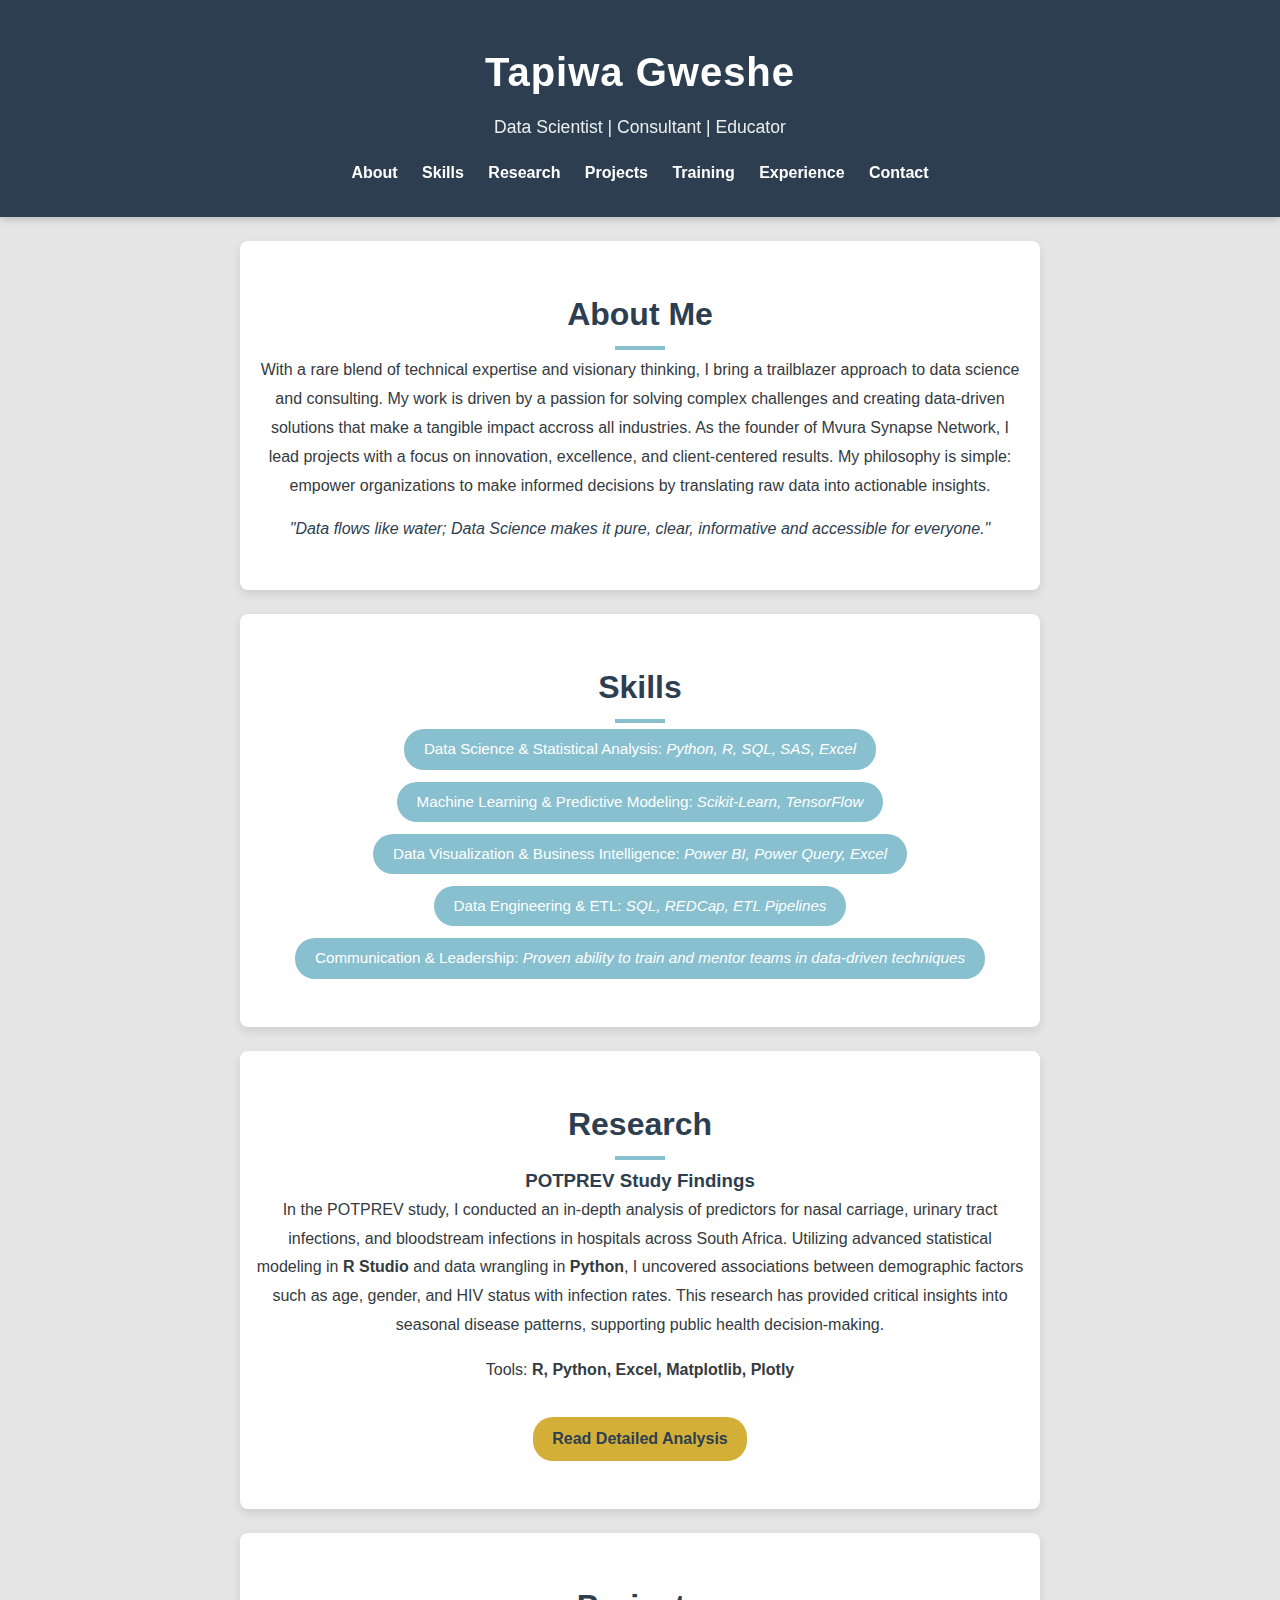
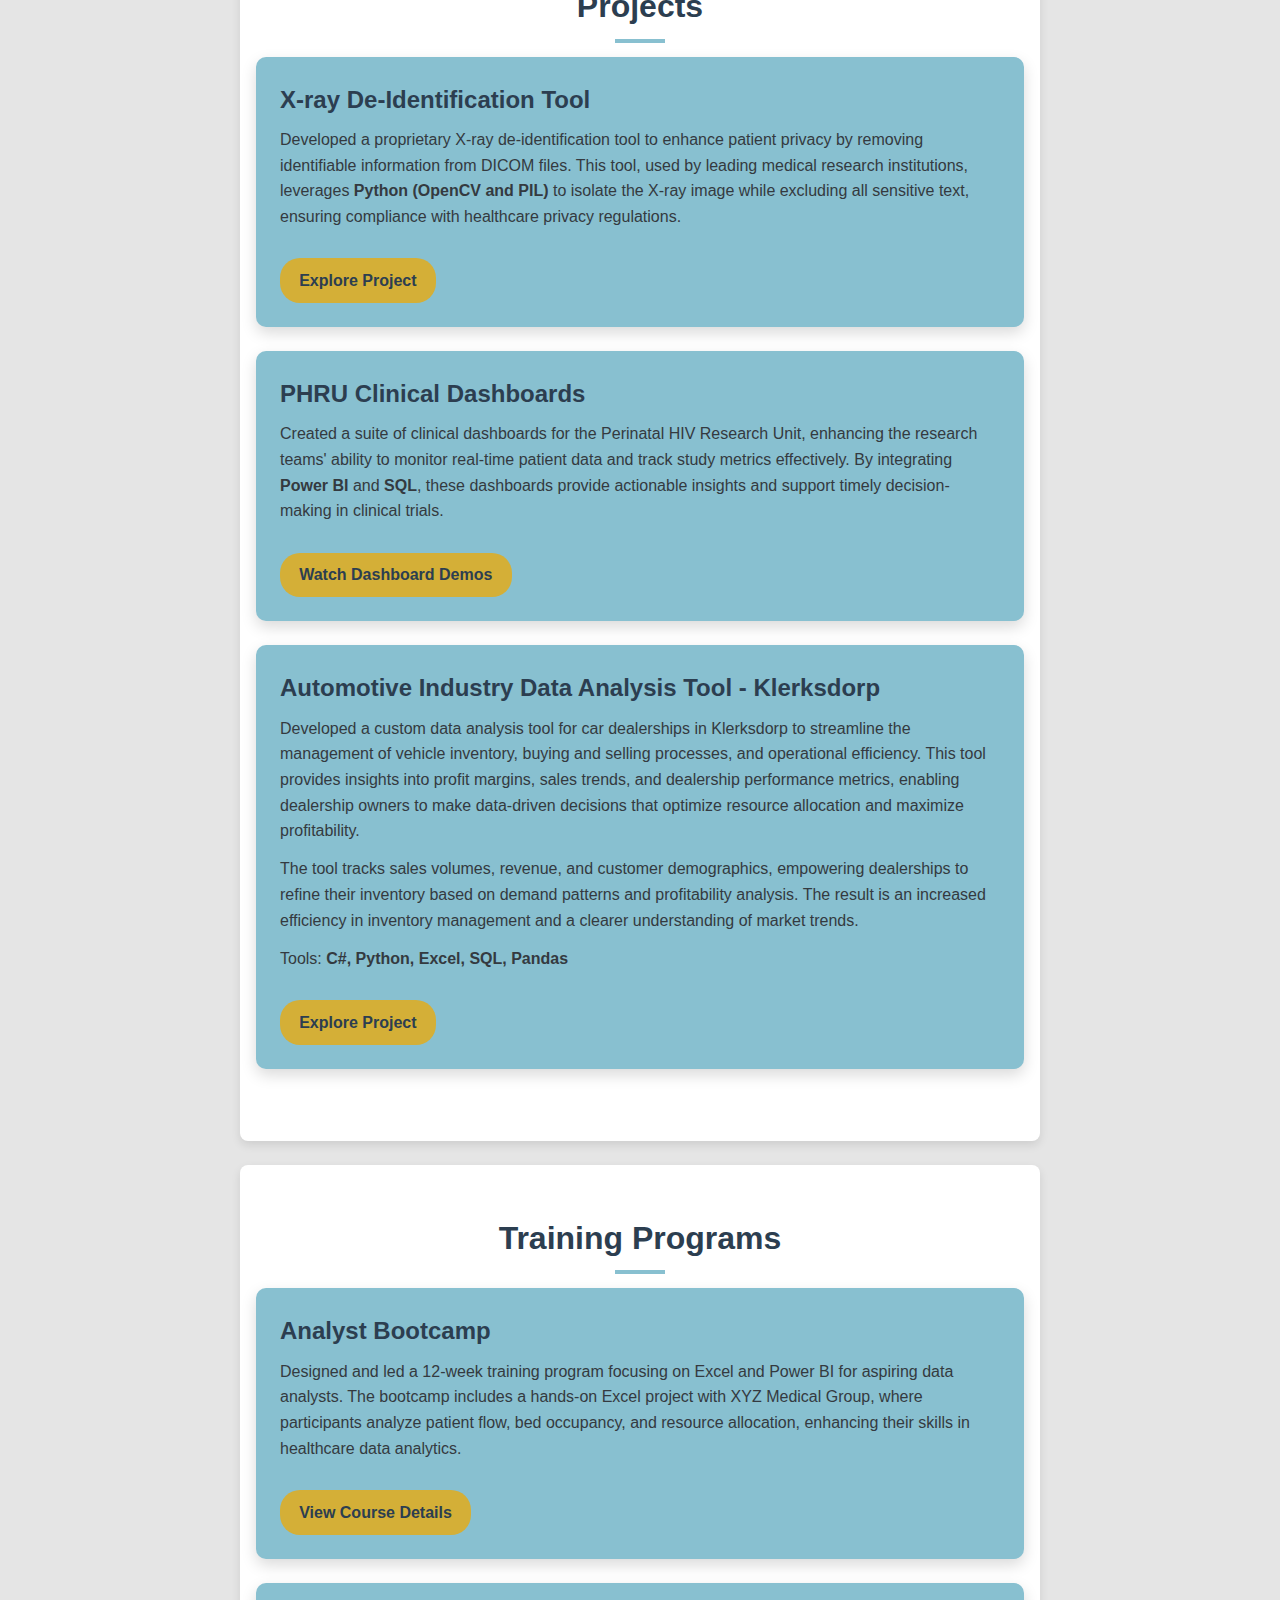
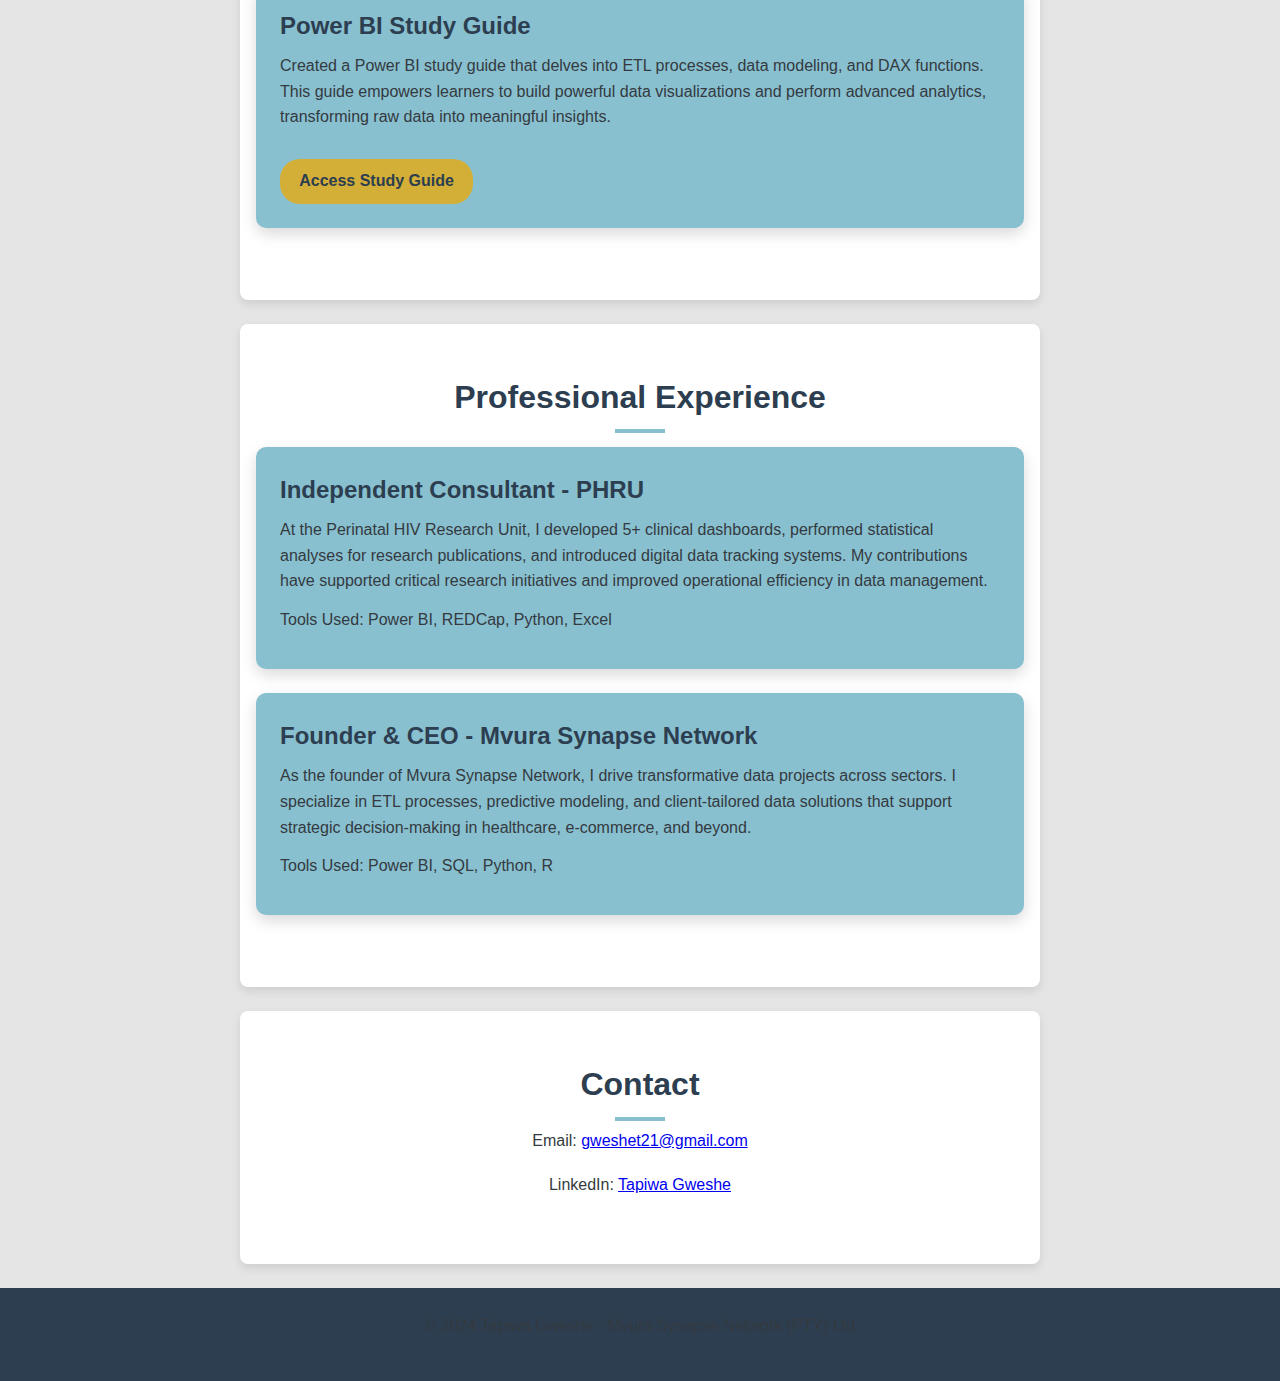
<file: index.html>
<!DOCTYPE html>
<html lang="en">
<head>
    <meta charset="UTF-8">
    <meta name="viewport" content="width=device-width, initial-scale=1.0">
    <title>Tapiwa Gweshe - Data Scientist & Consultant</title>
    <link rel="stylesheet" href="style.css">
    <link rel="preconnect" href="https://fonts.googleapis.com">
    <link rel="preconnect" href="https://fonts.gstatic.com" crossorigin>
    <link href="https://fonts.googleapis.com/css2?family=Roboto:wght@300;400;700&display=swap" rel="stylesheet">
</head>
<body>

    <!-- Header Section -->
    <header>
        <div class="container">
            <h1>Tapiwa Gweshe</h1>
            <p class="subtitle">Data Scientist | Consultant | Educator</p>
            <nav>
                <a href="#about">About</a>
                <a href="#skills">Skills</a>
                <a href="#research">Research</a>
                <a href="#projects">Projects</a>
                <a href="#training">Training</a>
                <a href="#experience">Experience</a>
                <a href="#contact">Contact</a>
            </nav>
        </div>
    </header>

    <!-- About Section -->
    <section id="about" class="section">
        <div class="container">
            <h2>About Me</h2>
            <p>With a rare blend of technical expertise and visionary thinking, I bring a trailblazer approach to data science and consulting. My work is driven by a passion for solving complex challenges and creating data-driven solutions that make a tangible impact accross all industries. 
                As the founder of Mvura Synapse Network, I lead projects with a focus on innovation, excellence, and client-centered results. My philosophy is simple: empower organizations to make informed decisions by translating raw data into actionable insights.</p>
            <blockquote><i>"Data flows like water; Data Science makes it pure, clear, informative and accessible for everyone."</i></blockquote>
        </div>
    </section>

    <!-- Skills Section -->
    <section id="skills" class="section">
        <div class="container">
            <h2>Skills</h2>
            <ul class="skills-list">
                <li>Data Science & Statistical Analysis: <em>Python, R, SQL, SAS, Excel</em></li>
                <li>Machine Learning & Predictive Modeling: <em>Scikit-Learn, TensorFlow</em></li>
                <li>Data Visualization & Business Intelligence: <em>Power BI, Power Query, Excel</em></li>
                <li>Data Engineering & ETL: <em>SQL, REDCap, ETL Pipelines</em></li>
                <li>Communication & Leadership: <em>Proven ability to train and mentor teams in data-driven techniques</em></li>
            </ul>
        </div>
    </section>

    <!-- Research Section -->
    <section id="research" class="section">
        <div class="container">
            <h2>Research</h2>
            <div class="research-item">
                <h3>POTPREV Study Findings</h3>
                <p>In the POTPREV study, I conducted an in-depth analysis of predictors for nasal carriage, urinary tract infections, and bloodstream infections in hospitals across South Africa. Utilizing advanced statistical modeling in <strong>R Studio</strong> and data wrangling in <strong>Python</strong>, I uncovered associations between demographic factors such as age, gender, and HIV status with infection rates. This research has provided critical insights into seasonal disease patterns, supporting public health decision-making.</p>
                <p>Tools: <strong>R, Python, Excel, Matplotlib, Plotly</strong></p>
                <a href="potprev-details.html" class="button">Read Detailed Analysis</a>
            </div>
        </div>
    </section>

    <!-- Projects Section -->
    <section id="projects" class="section">
        <div class="container">
            <h2>Projects</h2>
            
            <!-- X-ray De-Identification Tool -->
            <div class="project">
                <h3>X-ray De-Identification Tool</h3>
                <p>Developed a proprietary X-ray de-identification tool to enhance patient privacy by removing identifiable information from DICOM files. This tool, used by leading medical research institutions, leverages <strong>Python (OpenCV and PIL)</strong> to isolate the X-ray image while excluding all sensitive text, ensuring compliance with healthcare privacy regulations.</p>
                <a href="xray-details.html" class="button">Explore Project</a>
            </div>
            
            <!-- PHRU Dashboards -->
            <div class="project">
                <h3>PHRU Clinical Dashboards</h3>
                <p>Created a suite of clinical dashboards for the Perinatal HIV Research Unit, enhancing the research teams' ability to monitor real-time patient data and track study metrics effectively. By integrating <strong>Power BI</strong> and <strong>SQL</strong>, these dashboards provide actionable insights and support timely decision-making in clinical trials.</p>
                <a href="dashboard-showcase.html" class="button">Watch Dashboard Demos</a>
            </div>

            <!-- Automotive Industry Data Analysis Tool -->
            <div class="project">
                <h3>Automotive Industry Data Analysis Tool - Klerksdorp</h3>
                <p>Developed a custom data analysis tool for car dealerships in Klerksdorp to streamline the management of vehicle inventory, buying and selling processes, and operational efficiency. This tool provides insights into profit margins, sales trends, and dealership performance metrics, enabling dealership owners to make data-driven decisions that optimize resource allocation and maximize profitability.</p>
                <p>The tool tracks sales volumes, revenue, and customer demographics, empowering dealerships to refine their inventory based on demand patterns and profitability analysis. The result is an increased efficiency in inventory management and a clearer understanding of market trends.</p>
                <p>Tools: <strong>C#, Python, Excel, SQL, Pandas</strong></p>
                <a href="automotive-tool-details.html" class="button">Explore Project</a>
            </div>

        </div>
    </section>

    <!-- Training Programs Section -->
    <section id="training" class="section">
        <div class="container">
            <h2>Training Programs</h2>
            
            <div class="program">
                <h3>Analyst Bootcamp</h3>
                <p>Designed and led a 12-week training program focusing on Excel and Power BI for aspiring data analysts. The bootcamp includes a hands-on Excel project with XYZ Medical Group, where participants analyze patient flow, bed occupancy, and resource allocation, enhancing their skills in healthcare data analytics.</p>
                <a href="analyst-bootcamp.html" class="button">View Course Details</a>
            </div>
            
            <div class="program">
                <h3>Power BI Study Guide</h3>
                <p>Created a Power BI study guide that delves into ETL processes, data modeling, and DAX functions. This guide empowers learners to build powerful data visualizations and perform advanced analytics, transforming raw data into meaningful insights.</p>
                <a href="powerbi-guide.html" class="button">Access Study Guide</a>
            </div>
        </div>
    </section>

    <!-- Professional Experience Section -->
    <section id="experience" class="section">
        <div class="container">
            <h2>Professional Experience</h2>
            
            <div class="job">
                <h3>Independent Consultant - PHRU</h3>
                <p>At the Perinatal HIV Research Unit, I developed 5+ clinical dashboards, performed statistical analyses for research publications, and introduced digital data tracking systems. My contributions have supported critical research initiatives and improved operational efficiency in data management.</p>
                <p>Tools Used: Power BI, REDCap, Python, Excel</p>
            </div>

            <div class="job">
                <h3>Founder & CEO - Mvura Synapse Network</h3>
                <p>As the founder of Mvura Synapse Network, I drive transformative data projects across sectors. I specialize in ETL processes, predictive modeling, and client-tailored data solutions that support strategic decision-making in healthcare, e-commerce, and beyond.</p>
                <p>Tools Used: Power BI, SQL, Python, R</p>
            </div>
        </div>
    </section>

    <!-- Contact Section -->
    <section id="contact" class="section">
        <div class="container">
            <h2>Contact</h2>
            <p>Email: <a href="mailto:gweshet21@gmail.com">gweshet21@gmail.com</a></p>
            <p>LinkedIn: <a href="https://www.linkedin.com/in/tapiwa-gweshe-78b4a7151/" target="_blank">Tapiwa Gweshe</a></p>
        </div>
    </section>

    <!-- Footer -->
    <footer>
        <p>&copy; 2024 Tapiwa Gweshe - Mvura Synapse Network (PTY) Ltd</p>
    </footer>

</body>
</html>
</file>
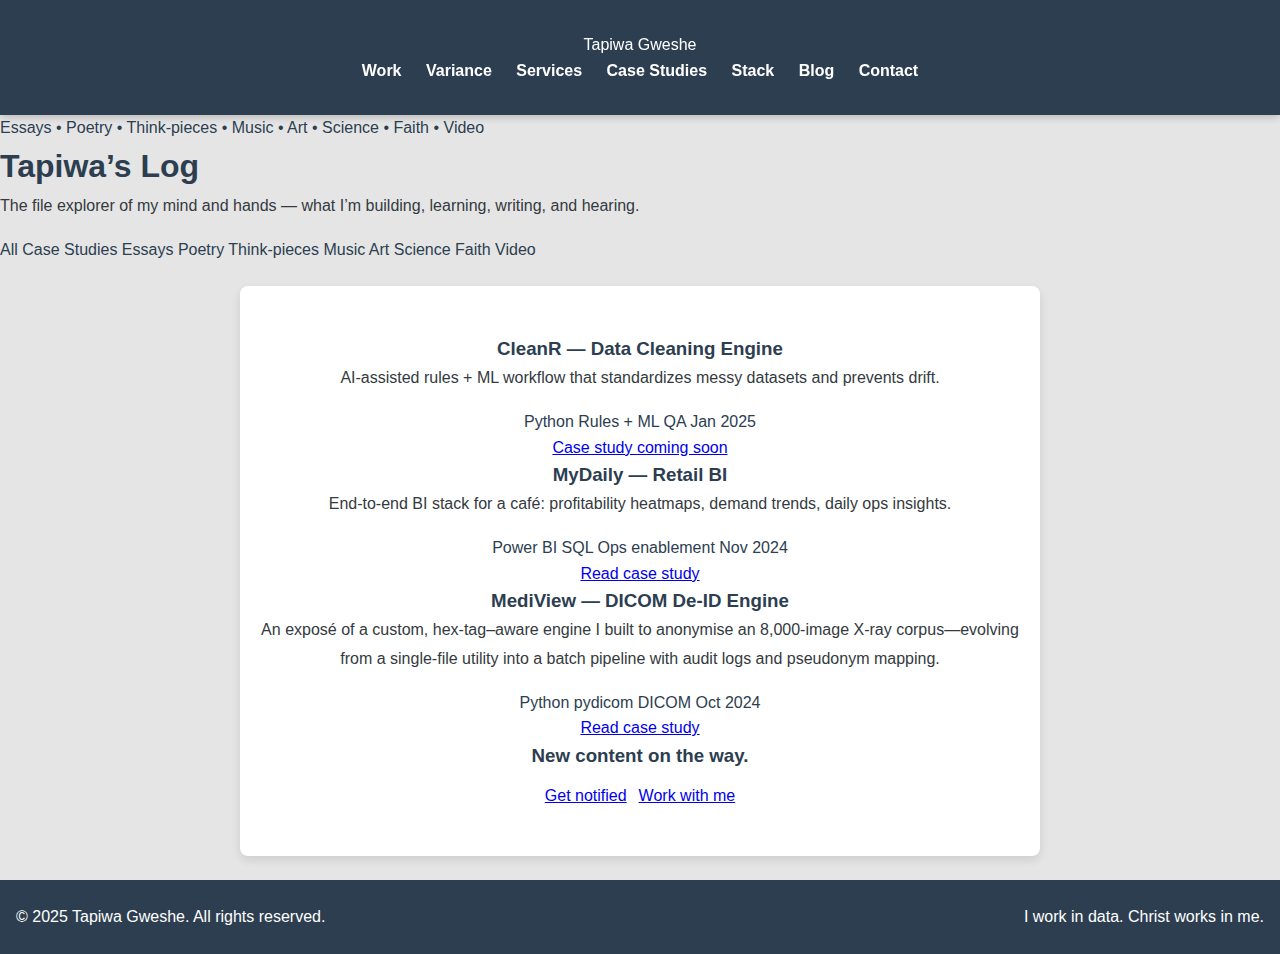
<file: blog.html>
<!DOCTYPE html>
<html lang="en">
<head>
  <meta charset="UTF-8"/>
  <meta name="viewport" content="width=device-width, initial-scale=1.0"/>
  <title>Tapiwa’s Log | Blog</title>
  <meta name="description" content="Tapiwa’s Log — essays, build logs, poems, ideas, music, art, science, faith, and links to videos."/>
  <!-- Correct path to CSS in /assets/css -->
  <link rel="stylesheet" href="style.css" />

</head>
<body>
  <!-- Dynamic background canvas (required by dynamic-bg.js) -->
  <div id="bg-canvas" aria-hidden="true"></div>

  <!-- NAV -->
  <header class="navbar" role="banner">
    <div class="container row">
      <div class="brand">Tapiwa Gweshe</div>
      <nav class="nav" aria-label="Primary">
        <a href="index.html#work">Work</a>
        <a href="index.html#variance">Variance</a>
        <a href="index.html#services">Services</a>
        <a href="index.html#cases">Case Studies</a>
        <a href="index.html#stack">Stack</a>
        <a aria-current="page" href="blog.html">Blog</a>
        <a href="index.html#contact">Contact</a>
      </nav>
    </div>
  </header>

  <main id="content">
    <!-- HERO -->
    <section class="hero" aria-labelledby="blog-hero">
      <div class="container">
        <span class="tag"><span class="dot" aria-hidden="true"></span> Essays • Poetry • Think-pieces • Music • Art • Science • Faith • Video</span>
        <h1 id="blog-hero">Tapiwa’s Log</h1>
        <p class="section-lead">The file explorer of my mind and hands — what I’m building, learning, writing, and hearing.</p>

        <!-- FILTERS -->
        <div class="filterbar" id="filters" aria-label="Filters">
          <span class="chip active" data-filter="all">All</span>
          <span class="chip" data-filter="case-study">Case Studies</span>
          <span class="chip" data-filter="essay">Essays</span>
          <span class="chip" data-filter="poetry">Poetry</span>
          <span class="chip" data-filter="think">Think-pieces</span>
          <span class="chip" data-filter="music">Music</span>
          <span class="chip" data-filter="art">Art</span>
          <span class="chip" data-filter="science">Science</span>
          <span class="chip" data-filter="faith">Faith</span>
          <span class="chip" data-filter="video">Video</span>
        </div>
      </div>
    </section>

    <!-- POSTS GRID -->
    <section class="section" aria-label="Posts">
      <div class="container">
        <div class="grid grid-3" id="postGrid">

          <!-- CleanR -->
          <article class="card post" data-cat="case-study">
            <h3>CleanR — Data Cleaning Engine</h3>
            <p>AI-assisted rules + ML workflow that standardizes messy datasets and prevents drift.</p>
            <div class="post-meta">
              <span class="badge">Python</span>
              <span class="badge">Rules + ML</span>
              <span class="badge">QA</span>
              <time datetime="2025-01-12">Jan 2025</time>
            </div>
            <div class="read">
              <a class="btn btn--ghost" href="#" aria-disabled="true">Case study coming soon</a>
            </div>
          </article>

          <!-- MyDaily -->
          <article class="card post" data-cat="case-study">
            <h3>MyDaily — Retail BI</h3>
            <p>End-to-end BI stack for a café: profitability heatmaps, demand trends, daily ops insights.</p>
            <div class="post-meta">
              <span class="badge">Power BI</span>
              <span class="badge">SQL</span>
              <span class="badge">Ops enablement</span>
              <time datetime="2024-11-03">Nov 2024</time>
            </div>
            <div class="read">
              <a class="btn btn--ghost" href="posts/mydaily-retail-bi.html">Read case study</a>
            </div>
          </article>

          <!-- MediView -->
          <article class="card post" data-cat="case-study">
            <h3>MediView — DICOM De-ID Engine</h3>
            <p>
              An exposé of a custom, hex-tag–aware engine I built to anonymise
              an 8,000-image X-ray corpus—evolving from a single-file utility
              into a batch pipeline with audit logs and pseudonym mapping.
            </p>
            <div class="post-meta">
              <span class="badge">Python</span>
              <span class="badge">pydicom</span>
              <span class="badge">DICOM</span>
              <time datetime="2024-10-01">Oct 2024</time>
            </div>
            <div class="read">
              <a class="btn btn--ghost" href="posts/mediview.html">Read case study</a>
            </div>
          </article>

          <!-- Coming soon -->
          <article class="coming-soon post" data-cat="essay poetry think music art science faith video">
            <h3>New content on the way.</h3>
            <div style="margin-top:12px; display:flex; gap:12px; justify-content:center; flex-wrap:wrap;">
              <a class="btn btn--primary" href="mailto:gweshe21@gmail.com">Get notified</a>
              <a class="btn btn--ghost" href="index.html#contact">Work with me</a>
            </div>
          </article>

        </div>
      </div>
    </section>
  </main>

  <footer role="contentinfo">
    <div class="container" style="display:flex; justify-content:space-between; align-items:center; gap:12px; flex-wrap:wrap">
      <div>© 2025 Tapiwa Gweshe. All rights reserved.</div>
      <div style="color:var(--muted)">I work in data. Christ works in me.</div>
    </div>
  </footer>

  <!-- Correct path to JS in /assets/js -->
  <script src="dynamic-bg.js" defer></script>
  <script>
    // Simple client-side filter (no framework)
    document.getElementById('filters').addEventListener('click', (e) => {
      const chip = e.target.closest('.chip'); if(!chip) return;
      const filter = chip.dataset.filter;
      document.querySelectorAll('.chip').forEach(c => c.classList.toggle('active', c===chip));
      document.querySelectorAll('#postGrid .post').forEach(p => {
        if (filter === 'all') { p.style.display = ''; return; }
        p.style.display = ((p.dataset.cat || '').split(' ').includes(filter)) ? '' : 'none';
      });
    });
  </script>
</body>
</html>
</file>
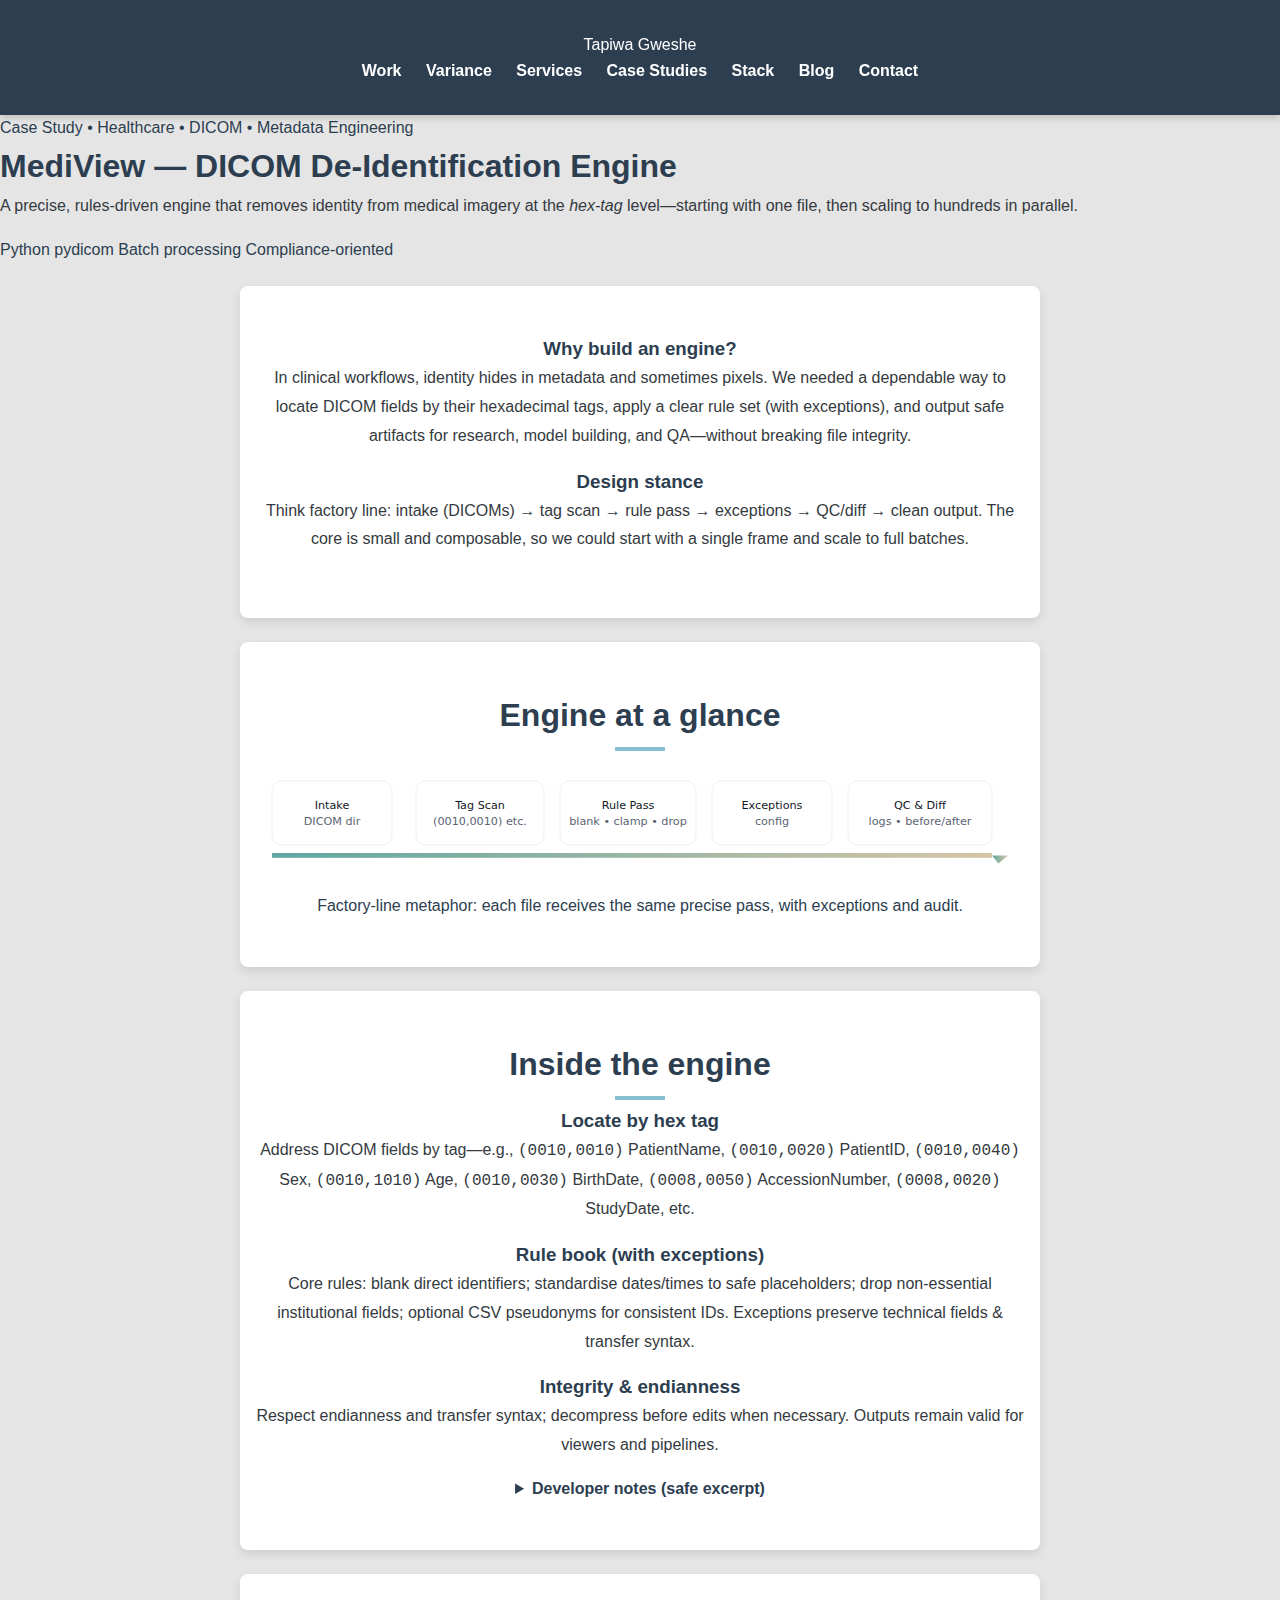
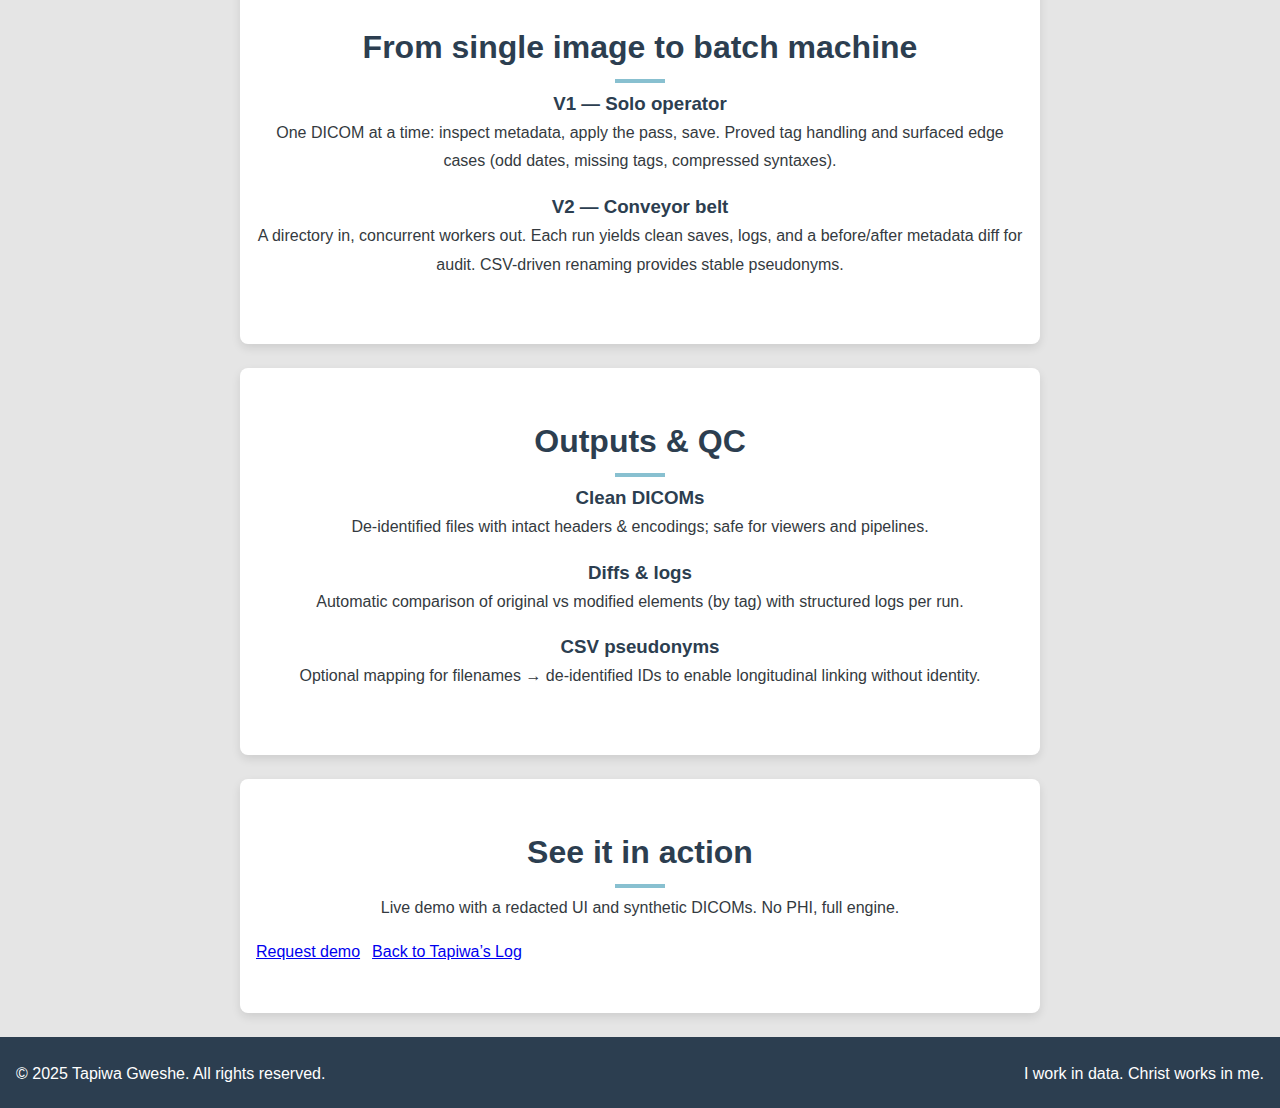
<file: posts/mediview.html>
<!DOCTYPE html>
<html lang="en">
<head>
  <meta charset="UTF-8"/>
  <meta name="viewport" content="width=device-width, initial-scale=1.0"/>
  <title>MediView — DICOM De-Identification Engine | Case Study</title>
  <meta name="description" content="A metadata-engineering engine for anonymising DICOM at the hex-tag level—evolved from a single-image tool to a batch machine."/>
  <link rel="stylesheet" href="../style.css"/>
</head>
<body>

  <!-- NAV -->
  <header class="navbar" role="banner">
    <div class="container row">
      <div class="brand">Tapiwa Gweshe</div>
      <nav class="nav" aria-label="Primary">
        <a href="../index.html#work">Work</a>
        <a href="../index.html#variance">Variance</a>
        <a href="../index.html#services">Services</a>
        <a href="../index.html#cases">Case Studies</a>
        <a href="../index.html#stack">Stack</a>
        <a href="../blog.html">Blog</a>
        <a href="../index.html#contact">Contact</a>
      </nav>
    </div>
  </header>

  <main id="content">
    <!-- HERO -->
    <section class="hero" aria-labelledby="title">
      <div class="container">
        <span class="tag"><span class="dot" aria-hidden="true"></span> Case Study • Healthcare • DICOM • Metadata Engineering</span>
        <h1 id="title">MediView — DICOM De-Identification Engine</h1>
        <p class="section-lead">
          A precise, rules-driven engine that removes identity from medical imagery at the <em>hex-tag</em> level—starting with one file,
          then scaling to hundreds in parallel.
        </p>
        <div class="badges" style="margin-top:12px">
          <span class="badge">Python</span>
          <span class="badge">pydicom</span>
          <span class="badge">Batch processing</span>
          <span class="badge">Compliance-oriented</span>
        </div>
      </div>
    </section>

    <!-- CONTEXT -->
    <section class="section">
      <div class="container grid grid-2">
        <article class="card">
          <h3>Why build an engine?</h3>
          <p>
            In clinical workflows, identity hides in metadata and sometimes pixels. We needed a dependable way to locate DICOM fields by their
            hexadecimal tags, apply a clear rule set (with exceptions), and output safe artifacts for research, model building, and QA—without
            breaking file integrity.
          </p>
        </article>
        <article class="card">
          <h3>Design stance</h3>
          <p>
            Think factory line: intake (DICOMs) → tag scan → rule pass → exceptions → QC/diff → clean output. The core is small and composable,
            so we could start with a single frame and scale to full batches.
          </p>
        </article>
      </div>
    </section>

    <!-- SYSTEM DIAGRAM (no UI leak) -->
    <section class="section" aria-labelledby="diagram">
      <div class="container">
        <h2 id="diagram">Engine at a glance <span class="bar"></span></h2>
        <figure class="figure" style="margin-top:12px;">
          <svg viewBox="0 0 960 160" width="100%" role="img" aria-label="MediView de-identification pipeline">
            <defs>
              <linearGradient id="g1" x1="0" x2="1">
                <stop stop-color="#5FA7A2" offset="0"/><stop stop-color="#D7C5A6" offset="1"/>
              </linearGradient>
            </defs>
            <g font-family="ui-sans-serif,system-ui" font-size="14" fill="#111827">
              <rect x="20"  y="30" width="150" height="80" rx="12" fill="white" stroke="#ECEAE4"/>
              <text x="95"  y="65" text-anchor="middle">Intake</text>
              <text x="95"  y="85" text-anchor="middle" fill="#5B6473">DICOM dir</text>

              <rect x="200" y="30" width="160" height="80" rx="12" fill="white" stroke="#ECEAE4"/>
              <text x="280" y="65" text-anchor="middle">Tag Scan</text>
              <text x="280" y="85" text-anchor="middle" fill="#5B6473">(0010,0010) etc.</text>

              <rect x="380" y="30" width="170" height="80" rx="12" fill="white" stroke="#ECEAE4"/>
              <text x="465" y="65" text-anchor="middle">Rule Pass</text>
              <text x="465" y="85" text-anchor="middle" fill="#5B6473">blank • clamp • drop</text>

              <rect x="570" y="30" width="150" height="80" rx="12" fill="white" stroke="#ECEAE4"/>
              <text x="645" y="65" text-anchor="middle">Exceptions</text>
              <text x="645" y="85" text-anchor="middle" fill="#5B6473">config</text>

              <rect x="740" y="30" width="180" height="80" rx="12" fill="white" stroke="#ECEAE4"/>
              <text x="830" y="65" text-anchor="middle">QC & Diff</text>
              <text x="830" y="85" text-anchor="middle" fill="#5B6473">logs • before/after</text>

              <rect x="20" y="120" width="900" height="6" fill="url(#g1)"/>
              <polygon points="920,123 940,123 928,133" fill="url(#g1)"/>
            </g>
          </svg>
          <figcaption class="caption">Factory-line metaphor: each file receives the same precise pass, with exceptions and audit.</figcaption>
        </figure>
      </div>
    </section>

    <!-- HOW IT WORKS -->
    <section class="section" aria-labelledby="engine">
      <div class="container">
        <h2 id="engine">Inside the engine <span class="bar"></span></h2>
        <div class="grid grid-3">
          <article class="card">
            <h3>Locate by hex tag</h3>
            <p>
              Address DICOM fields by tag—e.g., <code>(0010,0010)</code> PatientName, <code>(0010,0020)</code> PatientID,
              <code>(0010,0040)</code> Sex, <code>(0010,1010)</code> Age, <code>(0010,0030)</code> BirthDate,
              <code>(0008,0050)</code> AccessionNumber, <code>(0008,0020)</code> StudyDate, etc.
            </p>
          </article>
          <article class="card">
            <h3>Rule book (with exceptions)</h3>
            <p>
              Core rules: blank direct identifiers; standardise dates/times to safe placeholders; drop non-essential institutional fields;
              optional CSV pseudonyms for consistent IDs. Exceptions preserve technical fields & transfer syntax.
            </p>
          </article>
          <article class="card">
            <h3>Integrity & endianness</h3>
            <p>
              Respect endianness and transfer syntax; decompress before edits when necessary. Outputs remain valid for viewers and pipelines.
            </p>
          </article>
        </div>

        <!-- Developer notes (short, safe excerpt) -->
        <details class="card" style="margin-top:16px;">
          <summary style="cursor:pointer; font-weight:800;">Developer notes (safe excerpt)</summary>
          <pre style="white-space:pre-wrap; font-size:13px; line-height:1.55; color:var(--ink); background:var(--surface); padding:14px; border:1px solid var(--line); border-radius:var(--radius); overflow:auto;"><code># Hex-tag map (excerpt)
T = lambda g,e: (g,e)
TAGS = {
  T(0x0010,0x0010): "PatientName",
  T(0x0010,0x0020): "PatientID",
  T(0x0010,0x0040): "PatientSex",
  T(0x0010,0x1010): "PatientAge",
  T(0x0010,0x0030): "PatientBirthDate",
  T(0x0008,0x0020): "StudyDate",
  T(0x0008,0x0030): "StudyTime",
  T(0x0008,0x0080): "InstitutionName",
}

def rule_pass(ds):
  # blank
  for g,e in [(0x0010,0x0010),(0x0010,0x0020),(0x0010,0x0040),(0x0010,0x1010)]:
      set_blank(ds,(g,e))
  # clamp
  clamp_date(ds,(0x0010,0x0030)); clamp_date(ds,(0x0008,0x0020))
  clamp_time(ds,(0x0008,0x0030))
  # drop
  drop_if_present(ds,(0x0008,0x0080))
  # optional pseudonym via CSV → PatientID, filename
  return ds</code></pre>
          <p class="caption">Deterministic, hex-tag aware pass; exceptions and pseudonym mapping are config-driven.</p>
        </details>
      </div>
    </section>

    <!-- EVOLUTION -->
    <section class="section" aria-labelledby="evolution">
      <div class="container">
        <h2 id="evolution">From single image to batch machine <span class="bar"></span></h2>
        <div class="grid grid-2">
          <article class="card">
            <h3>V1 — Solo operator</h3>
            <p>
              One DICOM at a time: inspect metadata, apply the pass, save. Proved tag handling and surfaced edge cases (odd dates, missing tags, compressed syntaxes).
            </p>
          </article>
          <article class="card">
            <h3>V2 — Conveyor belt</h3>
            <p>
              A directory in, concurrent workers out. Each run yields clean saves, logs, and a before/after metadata diff for audit. CSV-driven renaming provides stable pseudonyms.
            </p>
          </article>
        </div>
      </div>
    </section>

    <!-- OUTPUTS & QC -->
    <section class="section" aria-labelledby="qc">
      <div class="container">
        <h2 id="qc">Outputs & QC <span class="bar"></span></h2>
        <div class="grid grid-3">
          <article class="card">
            <h3>Clean DICOMs</h3>
            <p>De-identified files with intact headers & encodings; safe for viewers and pipelines.</p>
          </article>
          <article class="card">
            <h3>Diffs & logs</h3>
            <p>Automatic comparison of original vs modified elements (by tag) with structured logs per run.</p>
          </article>
          <article class="card">
            <h3>CSV pseudonyms</h3>
            <p>Optional mapping for filenames → de-identified IDs to enable longitudinal linking without identity.</p>
          </article>
        </div>
      </div>
    </section>

    <!-- CTA (no screenshots) -->
    <section class="section" aria-labelledby="cta">
      <div class="container">
        <h2 id="cta">See it in action <span class="bar"></span></h2>
        <p class="section-lead">Live demo with a redacted UI and synthetic DICOMs. No PHI, full engine.</p>
        <div style="display:flex; gap:12px; flex-wrap:wrap; margin-top:12px">
          <a class="btn btn--primary" href="mailto:gweshe21@gmail.com">Request demo</a>
          <a class="btn btn--ghost" href="../blog.html">Back to Tapiwa’s Log</a>
        </div>
      </div>
    </section>
  </main>

  <footer role="contentinfo">
    <div class="container" style="display:flex; justify-content:space-between; align-items:center; gap:12px; flex-wrap:wrap">
      <div>© 2025 Tapiwa Gweshe. All rights reserved.</div>
      <div style="color:var(--muted)">I work in data. Christ works in me.</div>
    </div>
  </footer>

  <!-- Shared animated background -->
  <script src="../dynamic-bg.js" defer></script>
</body>
</html>
</file>
<file: style.css>
/* Root Colors */
:root {
    --midnight-blue: #2C3E50;
    --soft-teal: #88C0D0;
    --muted-gold: #D4AF37;
    --white: #FFFFFF;
    --gray: #E5E5E5;
    --dark-gray: #343A40;
}

/* General Styles */
* {
    box-sizing: border-box;
    margin: 0;
    padding: 0;
}

body {
    font-family: 'Nunito Sans', sans-serif;
    background-color: var(--gray);
    color: var(--midnight-blue);
    line-height: 1.6;
}

/* Header */
header {
    text-align: center;
    padding: 2rem 1rem;
    background-color: var(--midnight-blue);
    color: var(--white);
    position: sticky;
    top: 0;
    z-index: 1000;
    box-shadow: 0 2px 8px rgba(0, 0, 0, 0.2);
}

header h1 {
    font-size: 2.5rem;
    margin: 0.5rem 0;
    animation: fadeIn 1.5s ease-in-out;
    letter-spacing: 1px;
}

header p {
    font-size: 1.1rem;
    color: var(--white);
    margin-bottom: 1rem;
    font-weight: 300;
    opacity: 0.9;
}

nav a {
    color: var(--white);
    margin: 0 10px;
    text-decoration: none;
    font-weight: bold;
    font-size: 1rem;
    transition: color 0.3s, transform 0.3s;
}

nav a:hover {
    color: var(--muted-gold);
    transform: scale(1.1);
}

/* Section Styles */
.section {
    padding: 3rem 1rem;
    background-color: var(--white);
    border-radius: 8px;
    box-shadow: 0 4px 10px rgba(0, 0, 0, 0.1);
    margin: 1.5rem auto;
    max-width: 800px;
    text-align: center;
}

h2 {
    color: var(--midnight-blue);
    font-size: 2rem;
    margin-bottom: 1rem;
    position: relative;
}

h2::after {
    content: "";
    width: 50px;
    height: 4px;
    background-color: var(--soft-teal);
    position: absolute;
    left: 50%;
    transform: translateX(-50%);
    bottom: -10px;
}

p {
    font-size: 1rem;
    color: var(--dark-gray);
    margin-bottom: 1rem;
    line-height: 1.8;
}

.blockquote {
    font-size: 1.1rem;
    font-style: italic;
    color: var(--dark-gray);
    margin: 2rem 0;
    opacity: 0.8;
}

/* Skills List */
.skills-list {
    display: flex;
    flex-wrap: wrap;
    justify-content: center;
    gap: 0.75rem;
}

.skills-list li {
    background-color: var(--soft-teal);
    color: var(--white);
    padding: 0.5rem 1.25rem;
    border-radius: 20px;
    font-size: 0.95rem;
    list-style: none;
    transition: background-color 0.3s;
}

.skills-list li:hover {
    background-color: var(--muted-gold);
}

/* Project and Job Cards */
.project, .job, .program {
    background-color: var(--soft-teal);
    color: var(--white);
    padding: 1.5rem;
    border-radius: 10px;
    margin: 1.5rem 0;
    box-shadow: 0 6px 15px rgba(0, 0, 0, 0.15);
    transition: transform 0.3s, box-shadow 0.3s;
    text-align: left;
    position: relative;
}

.project:hover, .job:hover, .program:hover {
    transform: translateY(-5px);
    box-shadow: 0 8px 20px rgba(0, 0, 0, 0.25);
}

.project h3, .job h3, .program h3 {
    margin-bottom: 0.5rem;
    font-size: 1.5rem;
    color: var(--midnight-blue);
}

.project p, .job p, .program p {
    font-size: 1rem;
    line-height: 1.6;
    margin-bottom: 0.8rem;
}

a.button {
    display: inline-block;
    margin-top: 1rem;
    background-color: var(--muted-gold);
    color: var(--midnight-blue);
    padding: 0.6rem 1.2rem;
    border-radius: 20px;
    text-decoration: none;
    font-weight: bold;
    transition: background-color 0.3s, transform 0.3s;
}

a.button:hover {
    background-color: var(--white);
    color: var(--midnight-blue);
    transform: scale(1.05);
    box-shadow: 0 4px 10px rgba(0, 0, 0, 0.2);
}

/* Footer */
footer {
    text-align: center;
    padding: 1.5rem 1rem;
    background-color: var(--midnight-blue);
    color: var(--white);
    font-size: 1rem;
    margin-top: 1.5rem;
}

/* Animations */
@keyframes fadeIn {
    from { opacity: 0; transform: translateY(-10px); }
    to { opacity: 1; transform: translateY(0); }
}

@keyframes slideIn {
    from { transform: translateX(-50px); }
    to { transform: translateX(0); }
}
</file>
